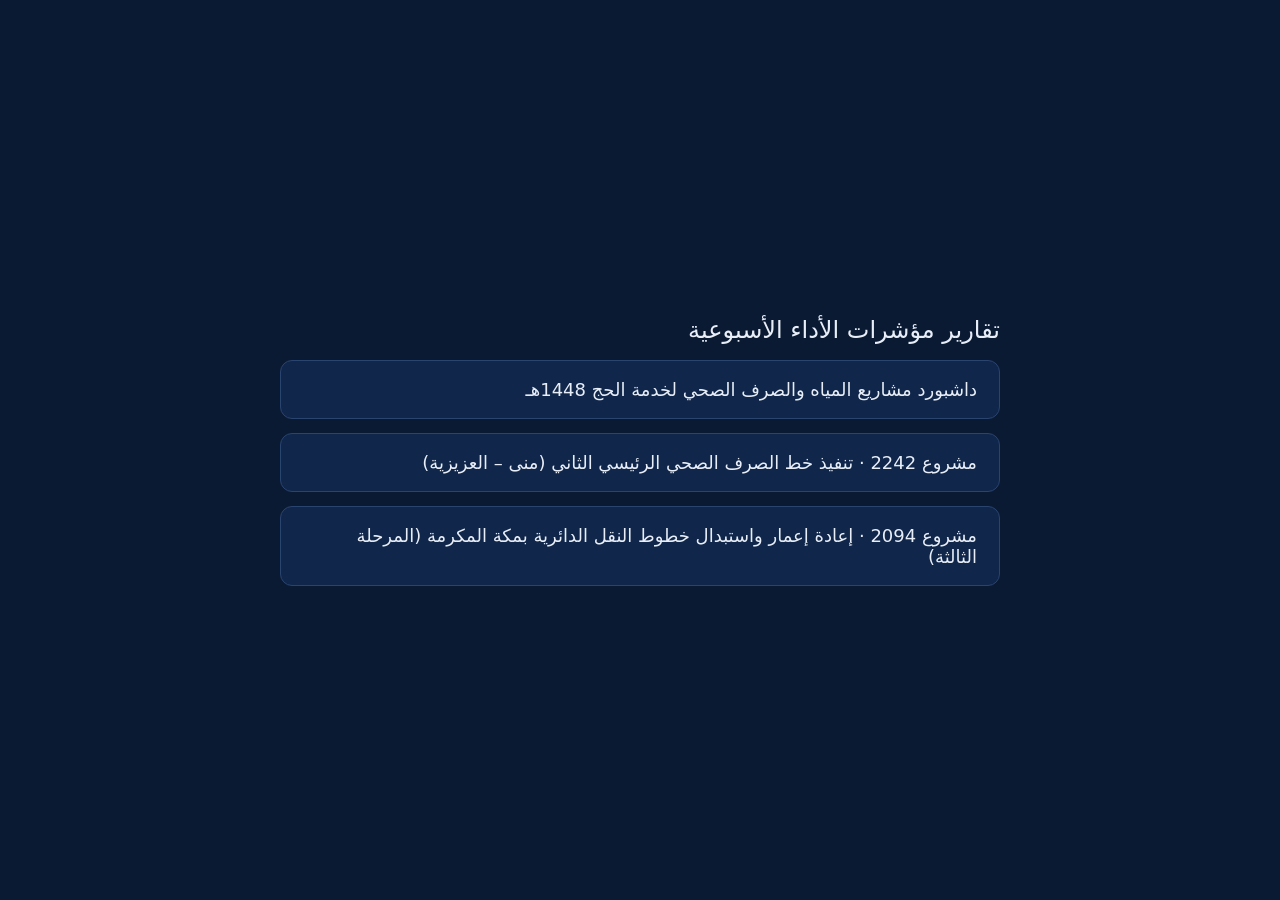
<file: index.html>
<!DOCTYPE html><html lang="ar" dir="rtl"><head><meta charset="utf-8"><meta name="robots" content="noindex,nofollow"><meta name="viewport" content="width=device-width,initial-scale=1"><title>داشبورد المشاريع</title>
<style>body{margin:0;background:#0a1a33;color:#e8eef7;font-family:system-ui,"Segoe UI",Tahoma,sans-serif;display:flex;min-height:100vh;align-items:center;justify-content:center}main{max-width:720px;padding:24px}a{display:block;margin:14px 0;padding:18px 22px;border:1px solid #2a4470;border-radius:12px;background:#10264a;color:#e8eef7;text-decoration:none;font-size:18px}a:hover{background:#163260}h1{font-weight:500;font-size:24px}</style></head>
<body><main><h1>تقارير مؤشرات الأداء الأسبوعية</h1>
<a href="hajj-1448/">داشبورد مشاريع المياه والصرف الصحي لخدمة الحج 1448هـ</a>
<a href="2242/">مشروع 2242 · تنفيذ خط الصرف الصحي الرئيسي الثاني (منى – العزيزية)</a>
<a href="2094/">مشروع 2094 · إعادة إعمار واستبدال خطوط النقل الدائرية بمكة المكرمة (المرحلة الثالثة)</a>
</main></body></html>
</file>
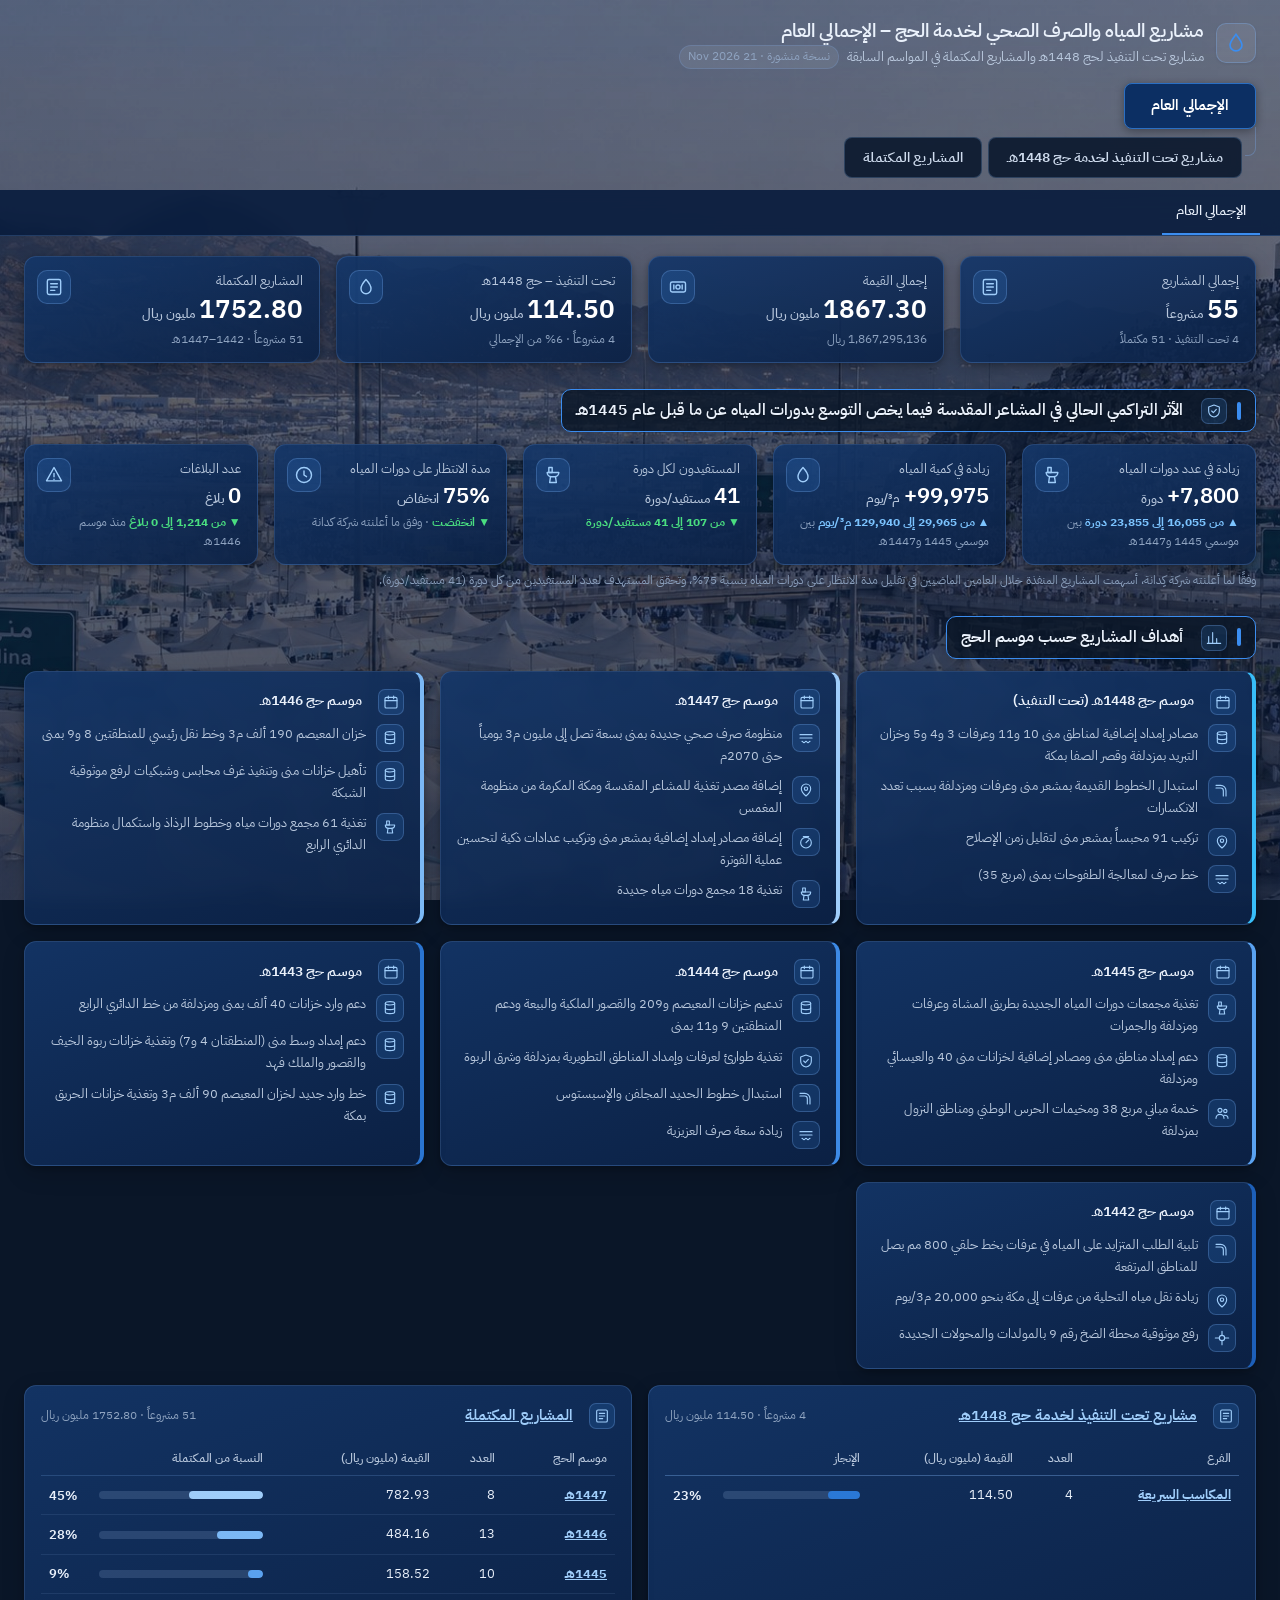
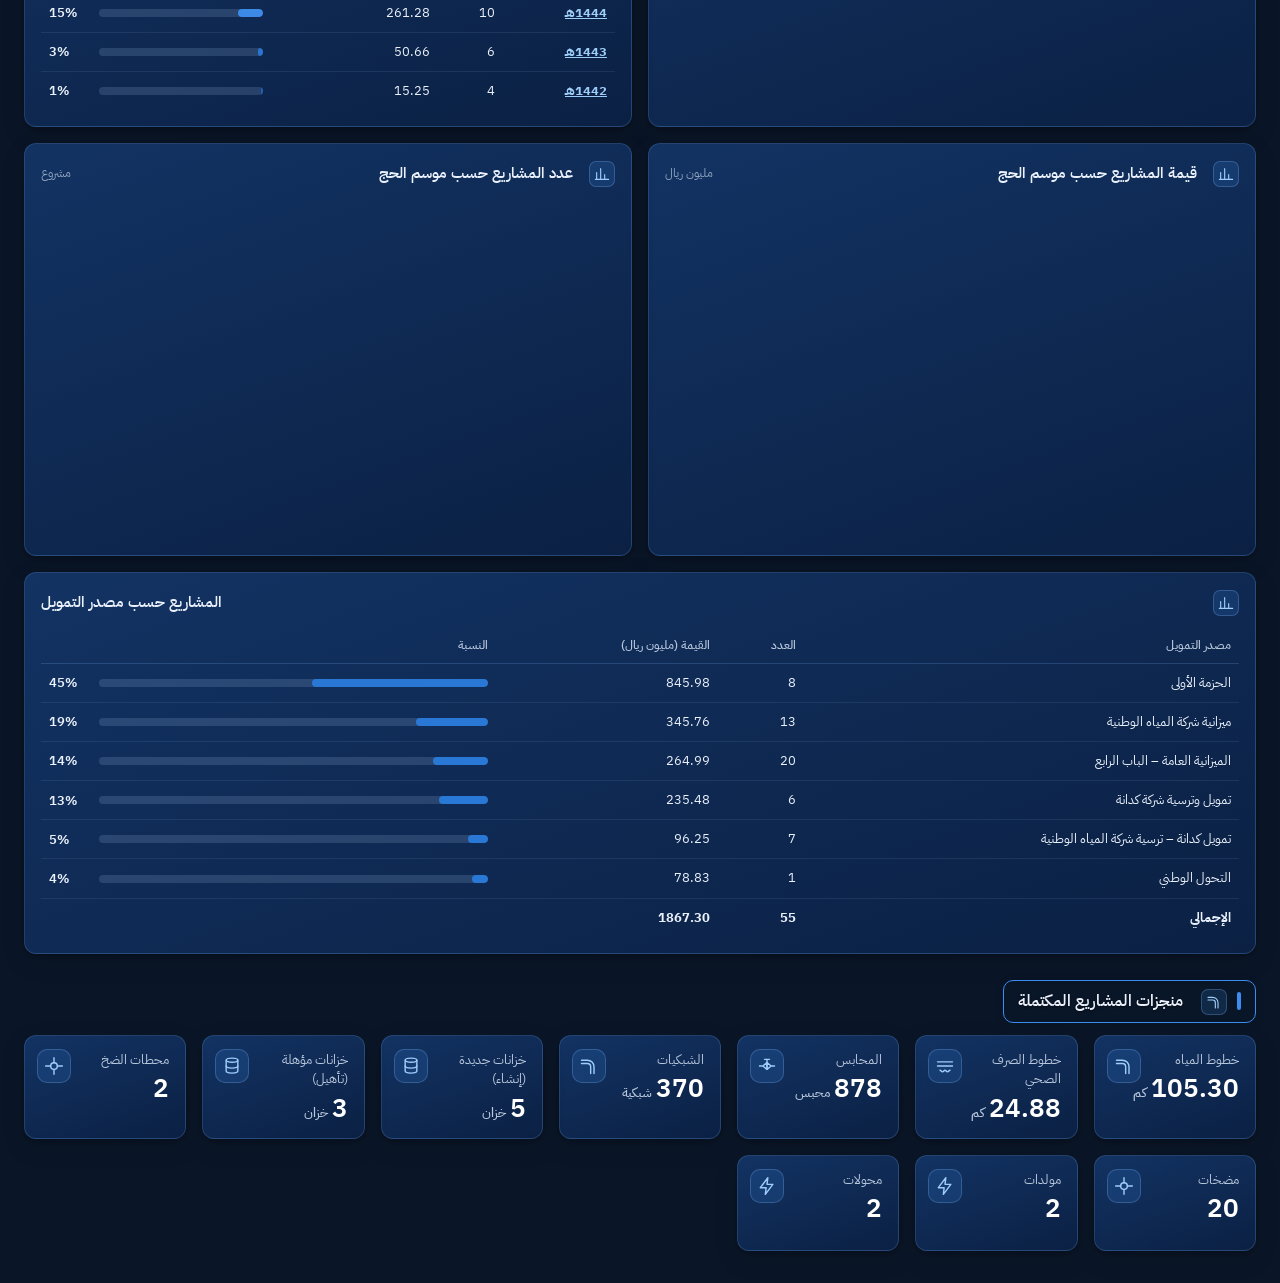
<file: hajj-1448/index.html>
<!DOCTYPE html>
<html lang="ar" dir="rtl">
<head>
<meta charset="utf-8">
<meta name="robots" content="noindex,nofollow">
<meta http-equiv="Cache-Control" content="no-cache">
<meta name="viewport" content="width=device-width, initial-scale=1">
<title>داشبورد مشاريع الحج 1448هـ – نسخة كاملة للتعديل</title>
<link rel="preconnect" href="https://fonts.googleapis.com">
<link rel="stylesheet" href="https://fonts.googleapis.com/css2?family=IBM+Plex+Sans+Arabic:wght@400;500;600;700&display=swap">
<link rel="stylesheet" href="lib/leaflet.css">
<link rel="stylesheet" href="style.css?v=1795270948">
</head>
<body>
<header class="top">
  <div class="brand">
    <div class="brand-mark" aria-hidden="true"><svg viewBox="0 0 24 24" width="22" height="22"><path d="M12 2.5c-3.6 4.6-6.5 8.2-6.5 11.6A6.5 6.5 0 0 0 12 20.6a6.5 6.5 0 0 0 6.5-6.5c0-3.4-2.9-7-6.5-11.6z" fill="none" stroke="currentColor" stroke-width="1.8"/></svg></div>
    <div>
      <h1 id="title">مشاريع خدمة موسم الحج 1448هـ</h1>
      <div class="sub"><span id="subtitle">التقرير الأسبوعي</span> <span id="syncBadge" class="sync">…</span></div>
    </div>
  </div>
  <div class="week-pick">
    <label for="weekSel">الأسبوع</label>
    <select id="weekSel"></select>
  </div>
</header>
<div class="secbar" id="secbar" role="tablist" aria-label="الأقسام"></div>
<nav class="tabs" id="tabs" aria-label="الصفحات"></nav>
<div id="banner" class="banner" hidden></div>
<main id="view" tabindex="-1"></main>
<footer class="foot" hidden><span id="footSrc"></span></footer>
<div id="toast" class="toast" role="status" aria-live="polite"></div>

<script>window.STATIC_SITE = true; window.STATIC_VER = "1795270948";</script>
<script src="lib/xlsx.full.min.js"></script>
<script src="lib/jszip.min.js"></script>
<script src="lib/togeojson.umd.js"></script>
<script src="lib/leaflet.js"></script>
<script src="lib/chart.umd.js"></script>
<script src="parser.js?v=1795270948"></script>
<script src="osmbase.js?v=1795270948"></script>
<script src="kmz.js?v=1795270948"></script>
<script src="baseline.js?v=1795270948"></script>
<script src="splan.js?v=1795270948"></script>
<script src="security.js?v=1795270948"></script>
<script src="snapshot-ref.js?v=1795270948"></script>
<script src="app.js?v=1795270948"></script>
</body>
</html>
</file>
<file: hajj-1448/lib/leaflet.css>
/* required styles */

.leaflet-pane,
.leaflet-tile,
.leaflet-marker-icon,
.leaflet-marker-shadow,
.leaflet-tile-container,
.leaflet-pane > svg,
.leaflet-pane > canvas,
.leaflet-zoom-box,
.leaflet-image-layer,
.leaflet-layer {
	position: absolute;
	left: 0;
	top: 0;
	}
.leaflet-container {
	overflow: hidden;
	}
.leaflet-tile,
.leaflet-marker-icon,
.leaflet-marker-shadow {
	-webkit-user-select: none;
	   -moz-user-select: none;
	        user-select: none;
	  -webkit-user-drag: none;
	}
/* Prevents IE11 from highlighting tiles in blue */
.leaflet-tile::selection {
	background: transparent;
}
/* Safari renders non-retina tile on retina better with this, but Chrome is worse */
.leaflet-safari .leaflet-tile {
	image-rendering: -webkit-optimize-contrast;
	}
/* hack that prevents hw layers "stretching" when loading new tiles */
.leaflet-safari .leaflet-tile-container {
	width: 1600px;
	height: 1600px;
	-webkit-transform-origin: 0 0;
	}
.leaflet-marker-icon,
.leaflet-marker-shadow {
	display: block;
	}
/* .leaflet-container svg: reset svg max-width decleration shipped in Joomla! (joomla.org) 3.x */
/* .leaflet-container img: map is broken in FF if you have max-width: 100% on tiles */
.leaflet-container .leaflet-overlay-pane svg {
	max-width: none !important;
	max-height: none !important;
	}
.leaflet-container .leaflet-marker-pane img,
.leaflet-container .leaflet-shadow-pane img,
.leaflet-container .leaflet-tile-pane img,
.leaflet-container img.leaflet-image-layer,
.leaflet-container .leaflet-tile {
	max-width: none !important;
	max-height: none !important;
	width: auto;
	padding: 0;
	}

.leaflet-container img.leaflet-tile {
	/* See: https://bugs.chromium.org/p/chromium/issues/detail?id=600120 */
	mix-blend-mode: plus-lighter;
}

.leaflet-container.leaflet-touch-zoom {
	-ms-touch-action: pan-x pan-y;
	touch-action: pan-x pan-y;
	}
.leaflet-container.leaflet-touch-drag {
	-ms-touch-action: pinch-zoom;
	/* Fallback for FF which doesn't support pinch-zoom */
	touch-action: none;
	touch-action: pinch-zoom;
}
.leaflet-container.leaflet-touch-drag.leaflet-touch-zoom {
	-ms-touch-action: none;
	touch-action: none;
}
.leaflet-container {
	-webkit-tap-highlight-color: transparent;
}
.leaflet-container a {
	-webkit-tap-highlight-color: rgba(51, 181, 229, 0.4);
}
.leaflet-tile {
	filter: inherit;
	visibility: hidden;
	}
.leaflet-tile-loaded {
	visibility: inherit;
	}
.leaflet-zoom-box {
	width: 0;
	height: 0;
	-moz-box-sizing: border-box;
	     box-sizing: border-box;
	z-index: 800;
	}
/* workaround for https://bugzilla.mozilla.org/show_bug.cgi?id=888319 */
.leaflet-overlay-pane svg {
	-moz-user-select: none;
	}

.leaflet-pane         { z-index: 400; }

.leaflet-tile-pane    { z-index: 200; }
.leaflet-overlay-pane { z-index: 400; }
.leaflet-shadow-pane  { z-index: 500; }
.leaflet-marker-pane  { z-index: 600; }
.leaflet-tooltip-pane   { z-index: 650; }
.leaflet-popup-pane   { z-index: 700; }

.leaflet-map-pane canvas { z-index: 100; }
.leaflet-map-pane svg    { z-index: 200; }

.leaflet-vml-shape {
	width: 1px;
	height: 1px;
	}
.lvml {
	behavior: url(#default#VML);
	display: inline-block;
	position: absolute;
	}


/* control positioning */

.leaflet-control {
	position: relative;
	z-index: 800;
	pointer-events: visiblePainted; /* IE 9-10 doesn't have auto */
	pointer-events: auto;
	}
.leaflet-top,
.leaflet-bottom {
	position: absolute;
	z-index: 1000;
	pointer-events: none;
	}
.leaflet-top {
	top: 0;
	}
.leaflet-right {
	right: 0;
	}
.leaflet-bottom {
	bottom: 0;
	}
.leaflet-left {
	left: 0;
	}
.leaflet-control {
	float: left;
	clear: both;
	}
.leaflet-right .leaflet-control {
	float: right;
	}
.leaflet-top .leaflet-control {
	margin-top: 10px;
	}
.leaflet-bottom .leaflet-control {
	margin-bottom: 10px;
	}
.leaflet-left .leaflet-control {
	margin-left: 10px;
	}
.leaflet-right .leaflet-control {
	margin-right: 10px;
	}


/* zoom and fade animations */

.leaflet-fade-anim .leaflet-popup {
	opacity: 0;
	-webkit-transition: opacity 0.2s linear;
	   -moz-transition: opacity 0.2s linear;
	        transition: opacity 0.2s linear;
	}
.leaflet-fade-anim .leaflet-map-pane .leaflet-popup {
	opacity: 1;
	}
.leaflet-zoom-animated {
	-webkit-transform-origin: 0 0;
	    -ms-transform-origin: 0 0;
	        transform-origin: 0 0;
	}
svg.leaflet-zoom-animated {
	will-change: transform;
}

.leaflet-zoom-anim .leaflet-zoom-animated {
	-webkit-transition: -webkit-transform 0.25s cubic-bezier(0,0,0.25,1);
	   -moz-transition:    -moz-transform 0.25s cubic-bezier(0,0,0.25,1);
	        transition:         transform 0.25s cubic-bezier(0,0,0.25,1);
	}
.leaflet-zoom-anim .leaflet-tile,
.leaflet-pan-anim .leaflet-tile {
	-webkit-transition: none;
	   -moz-transition: none;
	        transition: none;
	}

.leaflet-zoom-anim .leaflet-zoom-hide {
	visibility: hidden;
	}


/* cursors */

.leaflet-interactive {
	cursor: pointer;
	}
.leaflet-grab {
	cursor: -webkit-grab;
	cursor:    -moz-grab;
	cursor:         grab;
	}
.leaflet-crosshair,
.leaflet-crosshair .leaflet-interactive {
	cursor: crosshair;
	}
.leaflet-popup-pane,
.leaflet-control {
	cursor: auto;
	}
.leaflet-dragging .leaflet-grab,
.leaflet-dragging .leaflet-grab .leaflet-interactive,
.leaflet-dragging .leaflet-marker-draggable {
	cursor: move;
	cursor: -webkit-grabbing;
	cursor:    -moz-grabbing;
	cursor:         grabbing;
	}

/* marker & overlays interactivity */
.leaflet-marker-icon,
.leaflet-marker-shadow,
.leaflet-image-layer,
.leaflet-pane > svg path,
.leaflet-tile-container {
	pointer-events: none;
	}

.leaflet-marker-icon.leaflet-interactive,
.leaflet-image-layer.leaflet-interactive,
.leaflet-pane > svg path.leaflet-interactive,
svg.leaflet-image-layer.leaflet-interactive path {
	pointer-events: visiblePainted; /* IE 9-10 doesn't have auto */
	pointer-events: auto;
	}

/* visual tweaks */

.leaflet-container {
	background: #ddd;
	outline-offset: 1px;
	}
.leaflet-container a {
	color: #0078A8;
	}
.leaflet-zoom-box {
	border: 2px dotted #38f;
	background: rgba(255,255,255,0.5);
	}


/* general typography */
.leaflet-container {
	font-family: "Helvetica Neue", Arial, Helvetica, sans-serif;
	font-size: 12px;
	font-size: 0.75rem;
	line-height: 1.5;
	}


/* general toolbar styles */

.leaflet-bar {
	box-shadow: 0 1px 5px rgba(0,0,0,0.65);
	border-radius: 4px;
	}
.leaflet-bar a {
	background-color: #fff;
	border-bottom: 1px solid #ccc;
	width: 26px;
	height: 26px;
	line-height: 26px;
	display: block;
	text-align: center;
	text-decoration: none;
	color: black;
	}
.leaflet-bar a,
.leaflet-control-layers-toggle {
	background-position: 50% 50%;
	background-repeat: no-repeat;
	display: block;
	}
.leaflet-bar a:hover,
.leaflet-bar a:focus {
	background-color: #f4f4f4;
	}
.leaflet-bar a:first-child {
	border-top-left-radius: 4px;
	border-top-right-radius: 4px;
	}
.leaflet-bar a:last-child {
	border-bottom-left-radius: 4px;
	border-bottom-right-radius: 4px;
	border-bottom: none;
	}
.leaflet-bar a.leaflet-disabled {
	cursor: default;
	background-color: #f4f4f4;
	color: #bbb;
	}

.leaflet-touch .leaflet-bar a {
	width: 30px;
	height: 30px;
	line-height: 30px;
	}
.leaflet-touch .leaflet-bar a:first-child {
	border-top-left-radius: 2px;
	border-top-right-radius: 2px;
	}
.leaflet-touch .leaflet-bar a:last-child {
	border-bottom-left-radius: 2px;
	border-bottom-right-radius: 2px;
	}

/* zoom control */

.leaflet-control-zoom-in,
.leaflet-control-zoom-out {
	font: bold 18px 'Lucida Console', Monaco, monospace;
	text-indent: 1px;
	}

.leaflet-touch .leaflet-control-zoom-in, .leaflet-touch .leaflet-control-zoom-out  {
	font-size: 22px;
	}


/* layers control */

.leaflet-control-layers {
	box-shadow: 0 1px 5px rgba(0,0,0,0.4);
	background: #fff;
	border-radius: 5px;
	}
.leaflet-control-layers-toggle {
	background-image: url(images/layers.png);
	width: 36px;
	height: 36px;
	}
.leaflet-retina .leaflet-control-layers-toggle {
	background-image: url(images/layers-2x.png);
	background-size: 26px 26px;
	}
.leaflet-touch .leaflet-control-layers-toggle {
	width: 44px;
	height: 44px;
	}
.leaflet-control-layers .leaflet-control-layers-list,
.leaflet-control-layers-expanded .leaflet-control-layers-toggle {
	display: none;
	}
.leaflet-control-layers-expanded .leaflet-control-layers-list {
	display: block;
	position: relative;
	}
.leaflet-control-layers-expanded {
	padding: 6px 10px 6px 6px;
	color: #333;
	background: #fff;
	}
.leaflet-control-layers-scrollbar {
	overflow-y: scroll;
	overflow-x: hidden;
	padding-right: 5px;
	}
.leaflet-control-layers-selector {
	margin-top: 2px;
	position: relative;
	top: 1px;
	}
.leaflet-control-layers label {
	display: block;
	font-size: 13px;
	font-size: 1.08333em;
	}
.leaflet-control-layers-separator {
	height: 0;
	border-top: 1px solid #ddd;
	margin: 5px -10px 5px -6px;
	}

/* Default icon URLs */
.leaflet-default-icon-path { /* used only in path-guessing heuristic, see L.Icon.Default */
	background-image: url(images/marker-icon.png);
	}


/* attribution and scale controls */

.leaflet-container .leaflet-control-attribution {
	background: #fff;
	background: rgba(255, 255, 255, 0.8);
	margin: 0;
	}
.leaflet-control-attribution,
.leaflet-control-scale-line {
	padding: 0 5px;
	color: #333;
	line-height: 1.4;
	}
.leaflet-control-attribution a {
	text-decoration: none;
	}
.leaflet-control-attribution a:hover,
.leaflet-control-attribution a:focus {
	text-decoration: underline;
	}
.leaflet-attribution-flag {
	display: inline !important;
	vertical-align: baseline !important;
	width: 1em;
	height: 0.6669em;
	}
.leaflet-left .leaflet-control-scale {
	margin-left: 5px;
	}
.leaflet-bottom .leaflet-control-scale {
	margin-bottom: 5px;
	}
.leaflet-control-scale-line {
	border: 2px solid #777;
	border-top: none;
	line-height: 1.1;
	padding: 2px 5px 1px;
	white-space: nowrap;
	-moz-box-sizing: border-box;
	     box-sizing: border-box;
	background: rgba(255, 255, 255, 0.8);
	text-shadow: 1px 1px #fff;
	}
.leaflet-control-scale-line:not(:first-child) {
	border-top: 2px solid #777;
	border-bottom: none;
	margin-top: -2px;
	}
.leaflet-control-scale-line:not(:first-child):not(:last-child) {
	border-bottom: 2px solid #777;
	}

.leaflet-touch .leaflet-control-attribution,
.leaflet-touch .leaflet-control-layers,
.leaflet-touch .leaflet-bar {
	box-shadow: none;
	}
.leaflet-touch .leaflet-control-layers,
.leaflet-touch .leaflet-bar {
	border: 2px solid rgba(0,0,0,0.2);
	background-clip: padding-box;
	}


/* popup */

.leaflet-popup {
	position: absolute;
	text-align: center;
	margin-bottom: 20px;
	}
.leaflet-popup-content-wrapper {
	padding: 1px;
	text-align: left;
	border-radius: 12px;
	}
.leaflet-popup-content {
	margin: 13px 24px 13px 20px;
	line-height: 1.3;
	font-size: 13px;
	font-size: 1.08333em;
	min-height: 1px;
	}
.leaflet-popup-content p {
	margin: 17px 0;
	margin: 1.3em 0;
	}
.leaflet-popup-tip-container {
	width: 40px;
	height: 20px;
	position: absolute;
	left: 50%;
	margin-top: -1px;
	margin-left: -20px;
	overflow: hidden;
	pointer-events: none;
	}
.leaflet-popup-tip {
	width: 17px;
	height: 17px;
	padding: 1px;

	margin: -10px auto 0;
	pointer-events: auto;

	-webkit-transform: rotate(45deg);
	   -moz-transform: rotate(45deg);
	    -ms-transform: rotate(45deg);
	        transform: rotate(45deg);
	}
.leaflet-popup-content-wrapper,
.leaflet-popup-tip {
	background: white;
	color: #333;
	box-shadow: 0 3px 14px rgba(0,0,0,0.4);
	}
.leaflet-container a.leaflet-popup-close-button {
	position: absolute;
	top: 0;
	right: 0;
	border: none;
	text-align: center;
	width: 24px;
	height: 24px;
	font: 16px/24px Tahoma, Verdana, sans-serif;
	color: #757575;
	text-decoration: none;
	background: transparent;
	}
.leaflet-container a.leaflet-popup-close-button:hover,
.leaflet-container a.leaflet-popup-close-button:focus {
	color: #585858;
	}
.leaflet-popup-scrolled {
	overflow: auto;
	}

.leaflet-oldie .leaflet-popup-content-wrapper {
	-ms-zoom: 1;
	}
.leaflet-oldie .leaflet-popup-tip {
	width: 24px;
	margin: 0 auto;

	-ms-filter: "progid:DXImageTransform.Microsoft.Matrix(M11=0.70710678, M12=0.70710678, M21=-0.70710678, M22=0.70710678)";
	filter: progid:DXImageTransform.Microsoft.Matrix(M11=0.70710678, M12=0.70710678, M21=-0.70710678, M22=0.70710678);
	}

.leaflet-oldie .leaflet-control-zoom,
.leaflet-oldie .leaflet-control-layers,
.leaflet-oldie .leaflet-popup-content-wrapper,
.leaflet-oldie .leaflet-popup-tip {
	border: 1px solid #999;
	}


/* div icon */

.leaflet-div-icon {
	background: #fff;
	border: 1px solid #666;
	}


/* Tooltip */
/* Base styles for the element that has a tooltip */
.leaflet-tooltip {
	position: absolute;
	padding: 6px;
	background-color: #fff;
	border: 1px solid #fff;
	border-radius: 3px;
	color: #222;
	white-space: nowrap;
	-webkit-user-select: none;
	-moz-user-select: none;
	-ms-user-select: none;
	user-select: none;
	pointer-events: none;
	box-shadow: 0 1px 3px rgba(0,0,0,0.4);
	}
.leaflet-tooltip.leaflet-interactive {
	cursor: pointer;
	pointer-events: auto;
	}
.leaflet-tooltip-top:before,
.leaflet-tooltip-bottom:before,
.leaflet-tooltip-left:before,
.leaflet-tooltip-right:before {
	position: absolute;
	pointer-events: none;
	border: 6px solid transparent;
	background: transparent;
	content: "";
	}

/* Directions */

.leaflet-tooltip-bottom {
	margin-top: 6px;
}
.leaflet-tooltip-top {
	margin-top: -6px;
}
.leaflet-tooltip-bottom:before,
.leaflet-tooltip-top:before {
	left: 50%;
	margin-left: -6px;
	}
.leaflet-tooltip-top:before {
	bottom: 0;
	margin-bottom: -12px;
	border-top-color: #fff;
	}
.leaflet-tooltip-bottom:before {
	top: 0;
	margin-top: -12px;
	margin-left: -6px;
	border-bottom-color: #fff;
	}
.leaflet-tooltip-left {
	margin-left: -6px;
}
.leaflet-tooltip-right {
	margin-left: 6px;
}
.leaflet-tooltip-left:before,
.leaflet-tooltip-right:before {
	top: 50%;
	margin-top: -6px;
	}
.leaflet-tooltip-left:before {
	right: 0;
	margin-right: -12px;
	border-left-color: #fff;
	}
.leaflet-tooltip-right:before {
	left: 0;
	margin-left: -12px;
	border-right-color: #fff;
	}

/* Printing */

@media print {
	/* Prevent printers from removing background-images of controls. */
	.leaflet-control {
		-webkit-print-color-adjust: exact;
		print-color-adjust: exact;
		}
	}
</file>
<file: hajj-1448/style.css>
:root{
  color-scheme: light;
  --bg:#f3f6fa; --surface:rgba(221,230,241,.93); --surface-2:#f2f6fb; --surface-3:#e4ebf4;
  --border:#c6d3e3; --border-2:#afc0d6;
  --text:#0f1f35; --text-2:#45576f; --muted:#6a7c94;
  --accent:#2a78d6; --accent-2:#1c5cab;
  --planned:#94a3b8;
  --good:#0ca30c; --warning:#fab219; --serious:#ec835a; --critical:#d03b3b;
  --s1:#4a94ef; --s2:#9fcdfa; --s3:#2a6fcf; --s4:#38bdf8;
  --radius:12px;
  font-family:"IBM Plex Sans Arabic", "Segoe UI", Tahoma, sans-serif;
}
*{box-sizing:border-box}
html{background:var(--bg)}
html,body{margin:0;color:var(--text)}
body{background:transparent}
body{position:relative;min-height:100vh}
body::before{content:"";position:fixed;inset:0;z-index:-2;background:url("img/bg-hajj.jpg") center 55%/cover no-repeat;opacity:.55;filter:saturate(.85)}
body::after{content:"";position:fixed;inset:0;z-index:-1;background:linear-gradient(180deg,rgba(243,246,250,.3) 0%,rgba(243,246,250,.55) 35%,rgba(243,246,250,.68) 100%)}
body{font-size:14px;line-height:1.55;-webkit-font-smoothing:antialiased;font-variant-numeric:tabular-nums}
a{color:var(--accent-2)}
button,select,input{font:inherit;color:inherit}
h1,h2,h3,h4{margin:0;font-weight:600}
.num{direction:ltr;unicode-bidi:isolate;display:inline-block}

/* header */
.top{display:flex;align-items:center;justify-content:space-between;gap:16px;padding:16px 24px 10px;flex-wrap:wrap;
  background:transparent}
.brand{display:flex;gap:12px;align-items:center}
.brand-mark{width:40px;height:40px;border-radius:10px;display:grid;place-items:center;background:#fff;color:var(--accent);border:1px solid var(--border-2);box-shadow:0 1px 3px rgba(15,31,53,.08)}
.top h1{font-size:19px;text-shadow:0 1px 0 rgba(255,255,255,.8)}
.sub{color:var(--text-2);font-size:13px;display:flex;gap:8px;align-items:center;flex-wrap:wrap}
.sync{font-size:11.5px;padding:2px 8px;border-radius:999px;background:#fff;border:1px solid var(--border);color:var(--muted)}
.sync.live{color:#0b6b0b;border-color:#b5dfb5;background:#effaef}
.sync.warn{color:#8a5a00;border-color:#f0d9a0;background:#fff8e6}
.week-pick{display:flex;align-items:center;gap:8px}
.week-pick label{color:var(--text-2);font-size:13px}
select,input[type=text]{background:#fff;border:1px solid var(--border-2);border-radius:8px;padding:7px 10px;min-height:36px}
select:focus-visible,input:focus-visible,button:focus-visible,a:focus-visible{outline:2px solid var(--accent);outline-offset:2px}

/* tabs */
.tabs{display:flex;gap:4px;padding:0 20px;border-bottom:1px solid var(--border);overflow-x:auto;scrollbar-width:none;position:sticky;top:0;background:rgba(243,246,250,.85);backdrop-filter:blur(8px);-webkit-backdrop-filter:blur(8px);z-index:900}
.tabs::-webkit-scrollbar{display:none}
.tabs a{padding:11px 14px;color:var(--text-2);text-decoration:none;white-space:nowrap;border-bottom:2px solid transparent;font-weight:500;font-size:13.5px}
.tabs a:hover{color:var(--text)}
.tabs a[aria-current=page]{color:var(--text);border-bottom-color:var(--accent)}
.tabs .sep{width:1px;background:var(--border);margin:10px 4px}

main{padding:20px 24px 32px;max-width:1500px;margin:0 auto;outline:none}
.banner{margin:12px 24px 0;padding:10px 14px;border-radius:10px;background:#fff8e6;border:1px solid #f0d9a0;color:#7a5200;font-size:13px}
.foot{color:var(--muted);font-size:12px;text-align:center;padding:8px 16px 28px}

/* layout */
.grid{display:grid;gap:16px}
.grid>*{min-width:0}
.g-kpi{grid-template-columns:repeat(auto-fit,minmax(190px,1fr))}
.g-kpi7{grid-template-columns:repeat(auto-fit,minmax(160px,1fr))}
.g-2{grid-template-columns:repeat(auto-fit,minmax(420px,1fr))}
.g-3{grid-template-columns:repeat(auto-fit,minmax(300px,1fr))}
.g-4{grid-template-columns:repeat(auto-fit,minmax(250px,1fr))}
.span-2{grid-column:1/-1}
@media (max-width:700px){
  .kpi .val{font-size:22px}
  main{padding:14px 12px 28px}.top{padding:12px 14px 8px}.tabs{padding:0 8px}
  .g-2,.g-3{grid-template-columns:1fr}
  .g-kpi{grid-template-columns:repeat(2,1fr)}
}
.card{background:var(--surface);border:1px solid var(--border);border-radius:var(--radius);padding:16px;box-shadow:0 1px 2px rgba(15,31,53,.04),0 4px 14px rgba(15,31,53,.05);backdrop-filter:blur(6px);-webkit-backdrop-filter:blur(6px)}
.card h2{font-size:15px;margin-bottom:12px;display:flex;align-items:center;justify-content:space-between;gap:8px;flex-wrap:wrap}
.card h2 .hint{font-size:12px;color:var(--muted);font-weight:400}
.section-title{font-size:16px;margin:26px 0 12px;display:flex;align-items:center;gap:10px}
.section-title::before{content:"";width:4px;height:18px;border-radius:2px;background:var(--accent)}
.muted{color:var(--muted)}.t2{color:var(--text-2)}
.small{font-size:12px}

/* KPI */
.kpi{background:var(--surface);border:1px solid var(--border);border-radius:var(--radius);padding:14px 16px;box-shadow:0 1px 2px rgba(15,31,53,.04),0 4px 14px rgba(15,31,53,.05);display:flex;flex-direction:column;gap:4px;min-height:96px}
.kpi .lbl{color:var(--text-2);font-size:12.5px}
.kpi .val{font-size:26px;font-weight:600;line-height:1.2}
.kpi .val small{font-size:13px;font-weight:500;color:var(--text-2);margin-inline-start:4px}
.kpi .foot2{font-size:12px;color:var(--muted)}

/* project cards */
.pcard{background:var(--surface);border:1px solid var(--border);border-radius:var(--radius);padding:16px;box-shadow:0 1px 2px rgba(15,31,53,.04),0 4px 14px rgba(15,31,53,.05);display:flex;flex-direction:column;gap:12px;text-decoration:none;color:inherit;position:relative;overflow:hidden;transition:border-color .15s, transform .15s}
.pcard:hover{border-color:var(--border-2);transform:translateY(-1px);box-shadow:0 6px 20px rgba(15,31,53,.1)}
.pcard::before{content:"";position:absolute;inset-inline-start:0;top:0;bottom:0;width:4px;background:var(--pc,var(--accent))}
.pcard .loc{font-size:12px;color:var(--text-2);display:flex;align-items:center;gap:6px}
.dot{width:10px;height:10px;border-radius:50%;display:inline-block;flex:none}
.pcard h3{font-size:15px;line-height:1.4}
.pcard .meta{display:flex;gap:14px;flex-wrap:wrap;font-size:12.5px;color:var(--text-2)}
.bars{display:flex;flex-direction:column;gap:7px}
.bar-row{display:grid;grid-template-columns:86px 1fr 64px;align-items:center;gap:8px;font-size:12.5px}
.bar-row .bl{color:var(--text-2)}
.bar-row .bv{text-align:left;direction:ltr;font-weight:600}
.track{height:8px;background:#c4d1e2;border-radius:4px;overflow:hidden;position:relative}
.fill{height:100%;border-radius:4px;background:var(--accent)}
.fill.planned{background:var(--planned)}
.fill.elapsed{background:repeating-linear-gradient(135deg,#7b8aa0 0 4px,#a3b0c2 4px 8px)}

/* badges */
.badge{display:inline-flex;align-items:center;gap:5px;font-size:12px;padding:3px 9px;border-radius:999px;border:1px solid var(--border-2);background:var(--surface-2);white-space:nowrap;font-weight:500}
.badge.good{color:#0b6b0b;border-color:#b5dfb5;background:#effaef}
.badge.warning{color:#8a5a00;border-color:#f0d9a0;background:#fff8e6}
.badge.serious{color:#9a3d17;border-color:#f3c7b4;background:#fdf1ec}
.badge.critical{color:#a32626;border-color:#f0bcbc;background:#fdeeee}
.badge.info{color:#1c5cab;border-color:#bcd5f3;background:#eef5fd}
.badge.muted{color:var(--muted)}

/* tables */
.tbl{width:100%;border-collapse:collapse;font-size:13px}
.tbl th{color:var(--text-2);font-weight:500;text-align:right;padding:8px 8px;border-bottom:1px solid var(--border);font-size:12px;white-space:nowrap}
.tbl td{padding:9px 8px;border-bottom:1px solid #cad6e5;vertical-align:middle}
.tbl tr:last-child td{border-bottom:none}
.tbl td.n{direction:ltr;text-align:right;white-space:nowrap}
.tbl .pbar{display:flex;align-items:center;gap:8px;min-width:120px}
.tbl .pbar .track{flex:1}
.tbl .pbar span{direction:ltr;min-width:42px;text-align:left;font-weight:600;font-size:12.5px}
.scroll-x{overflow-x:auto}

/* project page */
.phead{display:flex;justify-content:space-between;gap:16px;flex-wrap:wrap;align-items:flex-start}
.phead h2{font-size:18px;line-height:1.45;max-width:900px;display:block;margin:0}
.facts{display:grid;grid-template-columns:repeat(auto-fit,minmax(170px,1fr));gap:10px;margin-top:14px}
.fact{background:rgba(255,255,255,.62);border:1px solid var(--border);border-radius:10px;padding:10px 12px}
.fact .k{font-size:12px;color:var(--muted)}
.fact .v{font-size:14px;font-weight:600;margin-top:2px}
.fact .v2{font-size:12px;color:var(--text-2)}
.rings{display:grid;grid-template-columns:repeat(auto-fit,minmax(140px,1fr));gap:12px}
.ring{display:flex;flex-direction:column;align-items:center;gap:6px;padding:8px 4px}
.ring svg{width:112px;height:112px}
.ring .rl{font-size:12.5px;color:var(--text-2)}
.objective{margin:0;padding-inline-start:18px;display:flex;flex-direction:column;gap:6px;color:var(--text-2)}
.chips{display:flex;gap:8px;flex-wrap:wrap;margin-bottom:10px}
.chart-box{position:relative;height:300px}
.chart-box.tall{height:340px}
.legend{display:flex;gap:16px;flex-wrap:wrap;font-size:12.5px;color:var(--text-2);margin-bottom:8px}
.legend span{display:inline-flex;align-items:center;gap:6px}
.sw{width:18px;height:3px;border-radius:2px;display:inline-block}
.sw.dash{background:repeating-linear-gradient(90deg,var(--planned) 0 5px,transparent 5px 8px)!important}
.sw.box{height:10px;width:10px;border-radius:3px}
.permit-tiles{display:grid;grid-template-columns:repeat(2,1fr);gap:10px}
.note{background:rgba(255,250,240,.85);border-inline-start:3px solid var(--warning);padding:8px 12px;border-radius:6px;color:var(--text-2);font-size:13px;margin-top:10px}

/* map */
.map-wrap{position:relative;border-radius:10px;overflow:hidden;border:1px solid var(--border)}
.map{height:460px;width:100%;
  background-color:#eef3f9;
  background-image:linear-gradient(rgba(42,120,214,.08) 1px,transparent 1px),linear-gradient(90deg,rgba(42,120,214,.08) 1px,transparent 1px);
  background-size:40px 40px}
.map.tall{height:calc(100vh - 230px);min-height:420px}
.map-empty{position:absolute;inset:0;display:flex;flex-direction:column;align-items:center;justify-content:center;gap:10px;text-align:center;padding:20px;color:var(--text-2);pointer-events:none}
.map-empty b{color:var(--text)}
.map-empty a{pointer-events:auto}
.leaflet-container{font-family:inherit;background:transparent}
.leaflet-popup-content-wrapper,.leaflet-popup-tip{background:#fff;color:var(--text);border:1px solid var(--border-2)}
.leaflet-popup-content{direction:rtl;text-align:right;margin:12px 14px;font-size:13px;min-width:200px}
.leaflet-popup-content table{font-size:12px;margin-top:6px;border-collapse:collapse}
.leaflet-popup-content td{padding:2px 6px;border-bottom:1px solid var(--border)}
.leaflet-container a.leaflet-popup-close-button{color:var(--text-2)}
.leaflet-bar a{background:#fff;color:var(--text);border-color:var(--border)}
.leaflet-bar a:hover{background:var(--surface-3)}
.leaflet-control-scale-line{background:rgba(255,255,255,.85);color:var(--text-2);border-color:var(--text-2)}
.leaflet-tooltip.lbl{background:rgba(255,255,255,.92);color:var(--text);border:1px solid var(--border-2);box-shadow:none;font-size:11.5px;padding:2px 6px;direction:rtl}
.leaflet-tooltip.lbl::before{display:none}
.map-side{display:flex;flex-direction:column;gap:10px}
.layer-item{display:flex;align-items:center;gap:10px;padding:8px 10px;border-radius:8px;background:rgba(255,255,255,.65);border:1px solid var(--border);cursor:pointer}
.layer-item input{accent-color:var(--accent);width:16px;height:16px}
.layer-item .ln{flex:1;min-width:0}
.layer-item .ln b{display:block;font-weight:500;font-size:13px;white-space:nowrap;overflow:hidden;text-overflow:ellipsis}
.layer-item .ln small{color:var(--muted);font-size:11.5px}
.feat-list{max-height:360px;overflow:auto;display:flex;flex-direction:column;gap:2px}
.feat{display:flex;justify-content:space-between;gap:8px;padding:6px 8px;border-radius:6px;cursor:pointer;font-size:12.5px;background:none;border:none;text-align:right;width:100%}
.feat:hover{background:rgba(255,255,255,.6)}
.feat .fl{direction:ltr;color:var(--text-2);white-space:nowrap}
.map-layout{display:grid;grid-template-columns:minmax(0,1fr) 320px;gap:16px}
@media (max-width:980px){.map-layout{grid-template-columns:1fr}}
.static-map img{width:100%;max-height:560px;object-fit:contain;background:#eef3f9;display:block;border-radius:10px;border:1px solid var(--border)}

/* data page */
.btn{display:inline-flex;align-items:center;gap:8px;padding:8px 14px;border-radius:8px;border:1px solid var(--border-2);background:#fff;cursor:pointer;font-weight:500;min-height:38px;text-decoration:none;color:var(--text)}
.btn:hover{background:var(--surface-3)}
.btn.primary{background:var(--accent);border-color:var(--accent);color:#fff}
.btn.primary:hover{background:#1c5cab}
.btn.danger{color:#a32626;border-color:#f0bcbc}
.btn.sm{padding:4px 10px;min-height:30px;font-size:12.5px}
.btn[disabled]{opacity:.5;cursor:not-allowed}
.drop{border:1.5px dashed var(--border-2);border-radius:12px;padding:22px;text-align:center;color:var(--text-2);background:rgba(255,255,255,.7);cursor:pointer;display:block}
.drop:hover,.drop.over{border-color:var(--accent);color:var(--text)}
.drop input{display:none}
.form-row{display:flex;gap:12px;flex-wrap:wrap;align-items:flex-end;margin-bottom:12px}
.form-row label{display:flex;flex-direction:column;gap:4px;font-size:12.5px;color:var(--text-2)}
.check{flex-direction:row!important;align-items:center;gap:8px!important}
.msg{padding:10px 12px;border-radius:8px;font-size:13px;margin-top:10px}
.msg.err{background:#fdeeee;border:1px solid #f0bcbc;color:#8f1f1f}
.msg.ok{background:#effaef;border:1px solid #b5dfb5;color:#0b5a0b}
.msg.warn{background:#fff8e6;border:1px solid #f0d9a0;color:#7a5200}
.msg ul{margin:6px 0 0;padding-inline-start:18px}
.steps{margin:0;padding-inline-start:20px;color:var(--text-2);display:flex;flex-direction:column;gap:6px}
.toast{position:fixed;bottom:20px;left:50%;transform:translateX(-50%) translateY(20px);background:#0f1f35;color:#fff;border:1px solid var(--border-2);padding:10px 16px;border-radius:10px;opacity:0;transition:.2s;pointer-events:none;z-index:2000;max-width:90vw}
.toast.show{opacity:1;transform:translateX(-50%)}
.empty{color:var(--muted);text-align:center;padding:28px 10px;font-size:13px}
.imp-col h3{font-size:14px;margin-bottom:8px;display:flex;align-items:center;gap:8px}
.imp-col ul{margin:0;padding-inline-start:18px;color:var(--text-2);display:flex;flex-direction:column;gap:6px;font-size:13px}
.site-row{display:grid;grid-template-columns:minmax(150px,1.2fr) 2fr 56px;gap:10px;align-items:center;padding:6px 0;font-size:13px}
.site-row .bv{direction:ltr;text-align:left;font-weight:600}
.delta{font-size:12px;direction:ltr;display:inline-block}
.delta.up{color:#0b7a0b}.delta.down{color:#b32a2a}
@media (prefers-reduced-motion:reduce){*{transition:none!important}}

/* section switch */
.secbar{display:flex;gap:6px;padding:4px 24px 12px;flex-wrap:wrap}
.secbar .seg{padding:9px 18px;border-radius:999px;text-decoration:none;color:var(--text-2);font-weight:600;font-size:14px;background:rgba(255,255,255,.7);border:1px solid var(--border-2);backdrop-filter:blur(6px);-webkit-backdrop-filter:blur(6px)}
.secbar .seg:hover{color:var(--text);background:#fff}
.secbar .seg.on{background:var(--accent);border-color:var(--accent);color:#fff;box-shadow:0 2px 8px rgba(42,120,214,.3)}
@media (max-width:700px){.secbar{padding:2px 12px 10px}.secbar .seg{flex:1;text-align:center;padding:8px 10px;font-size:13px}}
/* completed cards */
.dcard{gap:10px}
.dcard h3{font-size:14px;line-height:1.5}
.clamp{display:-webkit-box;-webkit-line-clamp:3;-webkit-box-orient:vertical;overflow:hidden}
.qchips{display:flex;flex-wrap:wrap;gap:6px}
.qchips span{font-size:12px;background:rgba(255,255,255,.7);border:1px solid var(--border);border-radius:6px;padding:2px 8px;color:var(--text-2)}
.qchips b{color:var(--text)}
.maptag{color:var(--accent-2);font-weight:500}
.map-legend{background:rgba(255,255,255,.92);border:1px solid var(--border-2);border-radius:8px;padding:6px 10px;display:flex;gap:12px;font-size:12px;direction:rtl;color:var(--text)}
.map-legend span{display:inline-flex;align-items:center;gap:6px}
.map-legend i{width:18px;height:4px;border-radius:2px;display:inline-block}
/* OSM basemap */
.map.osm-on{background:#f2efe9;background-image:none}
.osm-ctl{background:#fff;padding:5px 8px;font-size:12px;display:flex;flex-direction:column;gap:2px;direction:rtl;color:var(--text)}
.osm-ctl label{display:flex;align-items:center;gap:6px;cursor:pointer;white-space:nowrap;font-family:"IBM Plex Sans Arabic",sans-serif}
.osm-st{font-size:11px;color:var(--text-2)}
.osm-st:empty{display:none}
.osm-st.err{color:#b42318}
.osm-attr{background:rgba(255,255,255,.8);padding:1px 6px;font-size:10.5px;color:#555;border-radius:4px 0 0 0;margin:0!important}
.osm-attr a{color:#555}
.osm-labels{position:absolute;left:0;top:0}
.osm-lb{position:absolute;left:0;top:0;white-space:nowrap;font-family:"IBM Plex Sans Arabic",sans-serif;color:#3d3a35;pointer-events:none;
  text-shadow:0 0 2px #fff,0 0 2px #fff,0 0 3px #fff,0 0 4px #fff;line-height:1.2}
.osm-lb.lb-city{font-size:15px;font-weight:700;color:#2b2a27}
.osm-lb.lb-sub{font-size:13px;font-weight:600;color:#4a4640;letter-spacing:.2px}
.osm-lb.lb-nb{font-size:11.5px;color:#5c574f}
.osm-lb.lb-road{font-size:11px;color:#55504a}
.osm-lb.lb-camp{font-size:11px;color:#8a5a14;font-weight:600}
.osm-lb.lb-poi{font-size:11px;color:#6b4b2a}
.osm-lb.lb-peak{font-size:11px;color:#7a5c3a;font-style:italic}
.osm-lb.lb-peak::before{content:"▲ ";font-size:9px}
.btn-link{background:none;border:0;padding:0;color:var(--accent,#2a78d6);text-decoration:underline;cursor:pointer;font:inherit}
.permit-tiles .v2{white-space:pre-line;line-height:1.6}
.map-legend.prog{flex-wrap:wrap;align-items:center}
.map-legend.prog b{font-weight:600;margin-inline-end:2px}
.map-legend.prog i{height:3px}
.map-legend i.vpin,.valve-pin span{width:7px;height:7px;border-radius:50%;background:#6b7280;border:1px solid #fff;display:inline-block;box-sizing:content-box}
.valve-pin{background:none;border:0}
/* main title split: quick wins / security system */
.tabs .tgrp{align-self:center;font-size:11.5px;color:var(--text-2);opacity:.75;white-space:nowrap;padding:0 2px 0 0;font-weight:600}
.parts{margin-bottom:6px}
.part-tile{display:flex;align-items:center;gap:12px;text-align:right;font:inherit;color:inherit;background:var(--surface,#fff);border:1px solid var(--border);border-radius:12px;padding:14px 16px;cursor:pointer}
.part-tile:hover{border-color:var(--accent)}
.part-tile .pt-t{font-weight:700;font-size:16px}
.part-tile .pt-s{font-size:13px;color:var(--text-2);margin-top:3px}
.pt-n{display:inline-grid;place-items:center;width:28px;height:28px;border-radius:50%;background:var(--accent);color:#fff;font-weight:700;font-size:14px;flex:none}
.part-title{display:flex;align-items:center;gap:10px;font-size:19px;margin:26px 0 12px;padding-bottom:8px;border-bottom:2px solid var(--accent);scroll-margin-top:60px}
.part-title .hint{margin-inline-start:auto}
/* permit history timeline */
.plog-h{font-size:14px;margin:14px 0 8px;color:var(--text)}
.plog{list-style:none;margin:0;padding:0;counter-reset:pl}
.plog li{position:relative;padding:0 30px 12px 0;line-height:1.8;font-size:13px;color:var(--text-2);counter-increment:pl}
.plog li::before{content:counter(pl);position:absolute;right:0;top:1px;width:20px;height:20px;border-radius:50%;background:#94a3b8;color:#fff;font-size:11px;font-weight:700;display:grid;place-items:center}
.plog li:not(:last-child)::after{content:"";position:absolute;right:9.5px;top:23px;bottom:2px;width:1px;background:#c3d0e1}
.plog li.ok::before{background:#16a34a}
.plog li.now::before{background:#eda100}
.plog li.now{color:var(--text);font-weight:600}
.area-target{margin:0 0 10px;padding:8px 10px;border-radius:8px;font-size:12.5px;line-height:1.7;white-space:normal;overflow-wrap:anywhere;border-inline-start:3px solid #16a34a;background:rgba(22,163,74,.08);color:var(--text)}
.area-target.warning{border-inline-start-color:#eda100;background:rgba(237,161,0,.1)}
/* ===== dark blue theme ===== */
:root{
  color-scheme: dark;
  --bg:#0a1628; --surface:rgba(18,38,68,.9); --surface-2:rgba(255,255,255,.07); --surface-3:rgba(255,255,255,.12);
  --border:rgba(140,175,225,.18); --border-2:rgba(140,175,225,.3);
  --text:#eaf1fb; --text-2:#b9c8dd; --muted:#8ea3c0;
  --accent:#4a94ef; --accent-2:#8fc0f5; --planned:#7d8fa8;
}
body::before{opacity:.75;filter:saturate(.85) brightness(.95)}
body::after{background:linear-gradient(180deg,rgba(8,20,40,.25) 0%,rgba(8,20,40,.4) 40%,rgba(8,20,40,.55) 100%)}
.top h1{text-shadow:none}
.brand-mark{background:rgba(255,255,255,.08)}
.sync{background:rgba(255,255,255,.08)}
.tabs{background:rgba(10,22,40,.85)}
.card,.kpi,.pcard,.part-tile{box-shadow:0 2px 6px rgba(0,0,0,.25),0 8px 22px rgba(0,0,0,.18)}
.track{background:rgba(160,190,230,.18)}
.fact,.layer-item,.qchips span,.drop{background:rgba(255,255,255,.05)}
.feat:hover{background:rgba(255,255,255,.08)}
.tbl td{border-bottom-color:rgba(140,175,225,.12)}
.note{background:rgba(237,161,0,.12)}
.secbar .seg{background:rgba(255,255,255,.06)}
.secbar .seg:hover{background:rgba(255,255,255,.12)}
select,input[type=text]{background:rgba(255,255,255,.08);color:var(--text)}
select option{background:#12264a;color:#eaf1fb}
.btn{background:rgba(255,255,255,.08);color:var(--text)}
.btn:hover{background:rgba(255,255,255,.14)}
.btn.primary{background:var(--accent);color:#fff}
.badge{background:rgba(255,255,255,.92)}
.badge.muted{color:#45576f}
/* map widgets stay light */
.map-legend,.osm-ctl,.leaflet-bar a,.leaflet-popup-content-wrapper,.leaflet-tooltip.lbl{color:#0f1f35}
.leaflet-popup-content-wrapper,.leaflet-popup-tip{background:#fff}
.leaflet-control-scale-line{color:#45576f;border-color:#45576f}
/* overview map: project picker */
.map-pick{display:flex;flex-wrap:wrap;gap:6px;margin:-2px 0 10px}
.map-pick label{display:inline-flex;align-items:center;gap:6px;padding:4px 10px;border-radius:999px;border:1px solid var(--border-2);background:rgba(255,255,255,.06);font-size:12.5px;cursor:pointer;user-select:none;color:var(--text)}
.map-pick label:has(input:checked){border-color:var(--pc,var(--accent));background:rgba(74,148,239,.14)}
.map-pick input{margin:0;accent-color:var(--pc,var(--accent))}
.map-pick i{width:10px;height:10px;border-radius:50%;background:var(--pc,var(--accent))}
.map-pick .mp-all{font-weight:600}
/* section titles sit on the photo: give them a readable backing */
.section-title{display:inline-flex;align-self:flex-start;width:fit-content;background:rgba(10,22,40,.82);padding:7px 14px;border-radius:10px;border:1px solid var(--border);text-shadow:0 1px 2px rgba(0,0,0,.4);box-shadow:0 2px 8px rgba(0,0,0,.2)}

/* two-level section bar: ongoing (quick wins / security) vs completed */
.secbar{flex-direction:column;align-items:flex-start;gap:8px}
.secbar .segrow{display:flex;gap:6px;flex-wrap:wrap}
.secbar .subseg{display:flex;gap:4px;padding:3px;border-radius:999px;background:rgba(255,255,255,.06);border:1px solid var(--border-2);margin-inline-start:14px;position:relative}
.secbar .subseg::before{content:"";position:absolute;inset-inline-start:-14px;top:-10px;width:10px;height:24px;border-inline-start:1px solid var(--border-2);border-bottom:1px solid var(--border-2);border-end-start-radius:8px}
.secbar .sseg{padding:6px 16px;border-radius:999px;text-decoration:none;color:var(--text-2);font-weight:600;font-size:13px}
.secbar .sseg:hover{color:var(--text)}
.secbar .sseg.on{background:rgba(42,120,214,.22);color:var(--text);box-shadow:inset 0 0 0 1px rgba(42,120,214,.55)}
@media (max-width:700px){.secbar .segrow,.secbar .subseg{width:100%}.secbar .subseg{margin-inline-start:0}.secbar .subseg::before{display:none}.secbar .sseg{flex:1;text-align:center}}

/* funding-source filter (completed projects) */
.fundbar{display:flex;flex-wrap:wrap;gap:6px;align-items:center;margin-bottom:14px}
.fundbar .flbl{font-size:13px;color:var(--text-2);font-weight:600;margin-inline-end:4px}
.fchip{font:inherit;font-size:13px;padding:6px 12px;border-radius:999px;border:1px solid var(--border-2);background:rgba(255,255,255,.06);color:var(--text-2);cursor:pointer}
.fchip:hover{color:var(--text)}
.fchip .num{opacity:.7;margin-inline-start:4px}
.fchip.on{background:var(--accent);border-color:var(--accent);color:#fff}
.fchip.on .num{opacity:.9}
.dcard .meta .fund{color:var(--accent-2)}
.dtbl{font-size:13px}
.dtbl th{white-space:nowrap}
.dtbl tbody tr:hover{background:rgba(74,148,239,.10)}
.dtbl tfoot th{border-top:2px solid var(--border);font-weight:700;padding-top:10px}
.dlist{display:flex;flex-direction:column;gap:10px}
.drow2{flex-direction:row;align-items:center;justify-content:space-between;gap:18px;padding:14px 18px}
.drow2 .dmain{flex:1;min-width:0;display:flex;flex-direction:column;gap:6px}
.drow2 h3{font-size:15px;line-height:1.45}
.dstats{display:flex;gap:8px;flex-wrap:wrap;justify-content:flex-end}
.dst{min-width:84px;text-align:center;border:1px solid var(--border);border-radius:8px;padding:6px 10px;background:rgba(255,255,255,.6)}
.dst .k{font-size:11.5px;color:var(--muted)}
.dst .v{font-size:16px;font-weight:700}
.dst .v small{font-size:11px;font-weight:400;color:var(--text-2)}
@media (max-width:760px){.drow2{flex-direction:column;align-items:stretch}.dstats{justify-content:flex-start}}
.dst{background:rgba(255,255,255,.05)}
.dst{max-width:170px}.dst .k{line-height:1.3}
/* top-level "general total" above the two main sections */
.secbar .homerow+.segrow{margin-inline-start:14px;position:relative}
.secbar .homerow+.segrow::before{content:"";position:absolute;inset-inline-start:-14px;top:-10px;width:10px;height:28px;border-inline-start:1px solid var(--border-2);border-bottom:1px solid var(--border-2);border-end-start-radius:8px}
.secbar .homerow~.subseg{margin-inline-start:28px}
.secbar .seg-home{font-size:15px;padding:10px 26px}
@media (max-width:700px){.secbar .homerow+.segrow,.secbar .homerow~.subseg{margin-inline-start:0}.secbar .homerow+.segrow::before{display:none}}
.impact{border-inline-start:4px solid var(--pc)}
.impact-body{display:flex;gap:20px;align-items:center}
.impact-body p{flex:1;margin:0;line-height:2;font-size:14.5px}
.impact-stats{display:flex;flex-direction:column;gap:8px;min-width:210px}
.ist{display:flex;align-items:baseline;gap:8px;padding:8px 12px;border-radius:8px;background:rgba(42,120,214,.14);border:1px solid var(--border-2)}
.ist .v{font-size:20px;font-weight:700}
.ist .k{font-size:13px;color:var(--text-2)}
@media (max-width:760px){.impact-body{flex-direction:column;align-items:stretch}.impact-stats{min-width:0}}
.impact-done{display:flex;align-items:center;gap:12px;margin-top:14px;padding:12px 16px;border-radius:10px;background:rgba(22,163,74,.14);border:1px solid rgba(22,163,74,.45);font-weight:600;line-height:1.8}
.impact-done .ok{flex:none;width:34px;height:34px;border-radius:50%;border:2px solid #22c55e;color:#22c55e;display:grid;place-items:center;font-size:18px;font-weight:700}
.secbar .subseg{flex-wrap:wrap}
.tabs .ftab{font:inherit;background:none;border:0;border-bottom:2px solid transparent;padding:11px 14px;color:var(--text-2);white-space:nowrap;font-weight:500;font-size:13.5px;cursor:pointer}
.tabs .ftab:hover{color:var(--text)}
.tabs .ftab[aria-current=page]{color:var(--text);border-bottom-color:var(--accent)}
.tabs .ftab .num{opacity:.65;margin-inline-start:3px;font-size:12px}
.tabs .ftab-lbl{align-self:center;white-space:nowrap;font-size:12.5px;color:var(--muted);padding-inline-end:4px}
.chart-box.short{height:220px}

/* blue theme */
:root{--surface:rgba(14,40,82,.9);--accent:#3b8df0;--accent-2:#9fcdfa;--border:rgba(120,170,235,.22);--border-2:rgba(120,170,235,.36)}
body::after{background:linear-gradient(180deg,rgba(6,24,58,.35) 0%,rgba(8,30,72,.5) 45%,rgba(6,22,52,.65) 100%)}
.card,.kpi,.pcard{background:linear-gradient(160deg,rgba(20,54,104,.92),rgba(12,34,70,.92))}
.kpi .val{color:#d9ecff}
.tabs{background:rgba(8,28,62,.9)}
.secbar .seg.on{background:linear-gradient(90deg,#1d5fb8,#3b8df0);border-color:#3b8df0}
.section-title,.part-title{border-color:#3b8df0}
.dst,.ist{background:rgba(59,141,240,.12)}
.kpi .down{color:#4ade80;font-weight:700}
.kpi .up{color:#7cc4ff;font-weight:700}
.kpi .val{color:#ffffff}
.imp-col ul.imp-list{list-style:none;padding-inline-start:0;gap:8px}
.imp-list li{display:flex;gap:10px;align-items:flex-start;line-height:1.7}
.imp-ic{flex:none;width:28px;height:28px;padding:5px;border-radius:8px;background:rgba(59,141,240,.16);color:#9fcdfa;border:1px solid rgba(120,170,235,.3);margin-top:1px}
.kpi{position:relative}
.kpi .kpi-ic{position:absolute;inset-inline-end:12px;top:12px}
.kpi .kpi-ic .imp-ic{width:34px;height:34px;padding:6px;border-radius:10px}
.kpi .lbl{padding-inline-end:42px}
.fact{position:relative}
.fact .kpi-ic{position:absolute;inset-inline-end:10px;top:10px}
.fact .kpi-ic .imp-ic{width:28px;height:28px;padding:5px}
.fact .k{padding-inline-end:36px}
ul.objective.imp-list{list-style:none;padding-inline-start:0;display:flex;flex-direction:column;gap:8px}
.h-ic{display:inline-flex;vertical-align:middle;margin-inline-end:8px}
.h-ic .imp-ic{width:26px;height:26px;padding:4px;border-radius:7px}
.card > h2,.imp-col > h3{display:flex;align-items:center;flex-wrap:wrap}
.card > h2 .hint{margin-inline-start:auto}
/* section buttons: rectangular, dark */
.secbar .seg,.secbar .sseg{border-radius:8px}
.secbar .seg{background:rgba(9,22,44,.88);border:1px solid rgba(120,160,210,.28);color:#cfdcee}
.secbar .seg:hover{background:rgba(14,32,62,.95);color:#fff}
.secbar .seg.on{background:#0c2f63;border-color:#2a6fc4;color:#fff;box-shadow:0 2px 10px rgba(0,0,0,.35)}
/* year buttons: rectangular, dark */
.secbar .subseg{border-radius:10px;background:rgba(9,22,44,.7);border-color:rgba(120,160,210,.28);gap:6px;padding:5px}
.secbar .sseg{border-radius:7px;background:rgba(9,22,44,.9);border:1px solid rgba(120,160,210,.22);color:#cfdcee}
.secbar .sseg:hover{background:rgba(14,32,62,.98);color:#fff}
.secbar .sseg.on{background:#0c2f63;border-color:#2a6fc4;color:#fff;box-shadow:0 2px 8px rgba(0,0,0,.35)}
</file>
